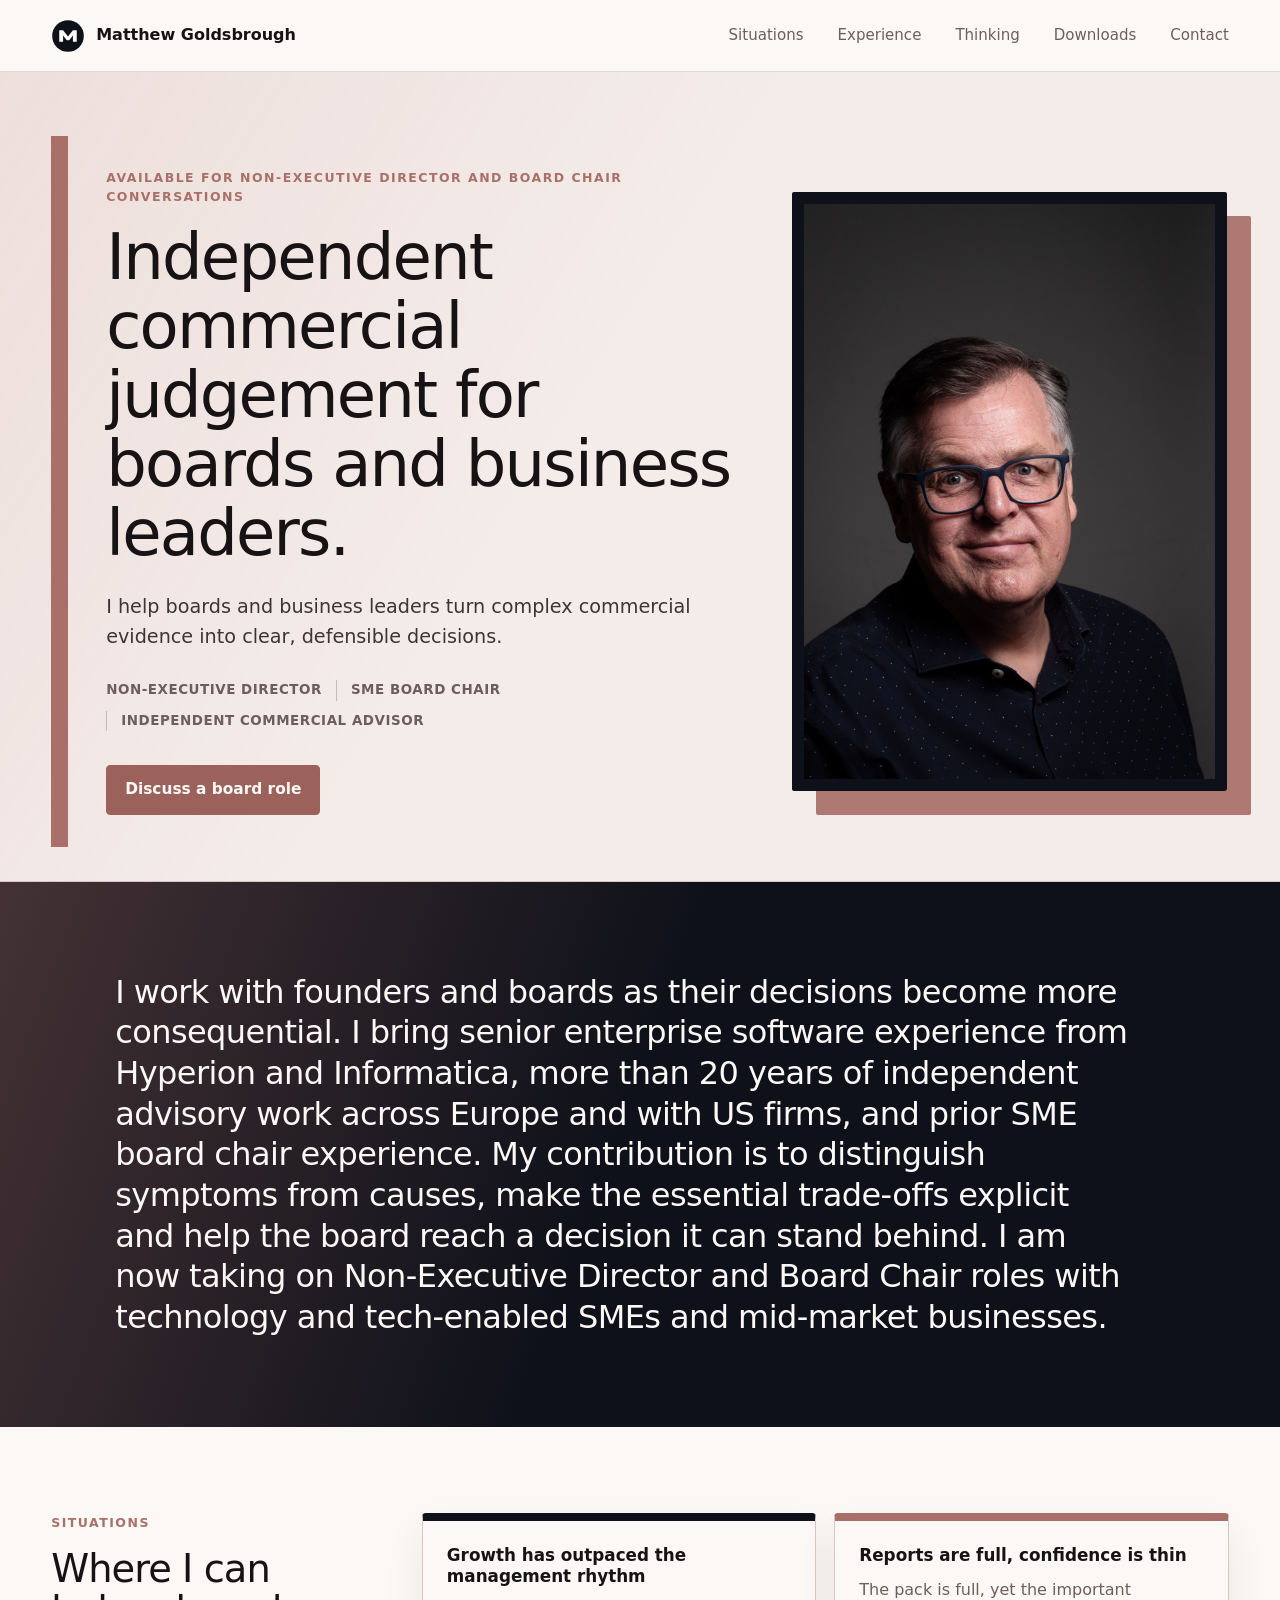
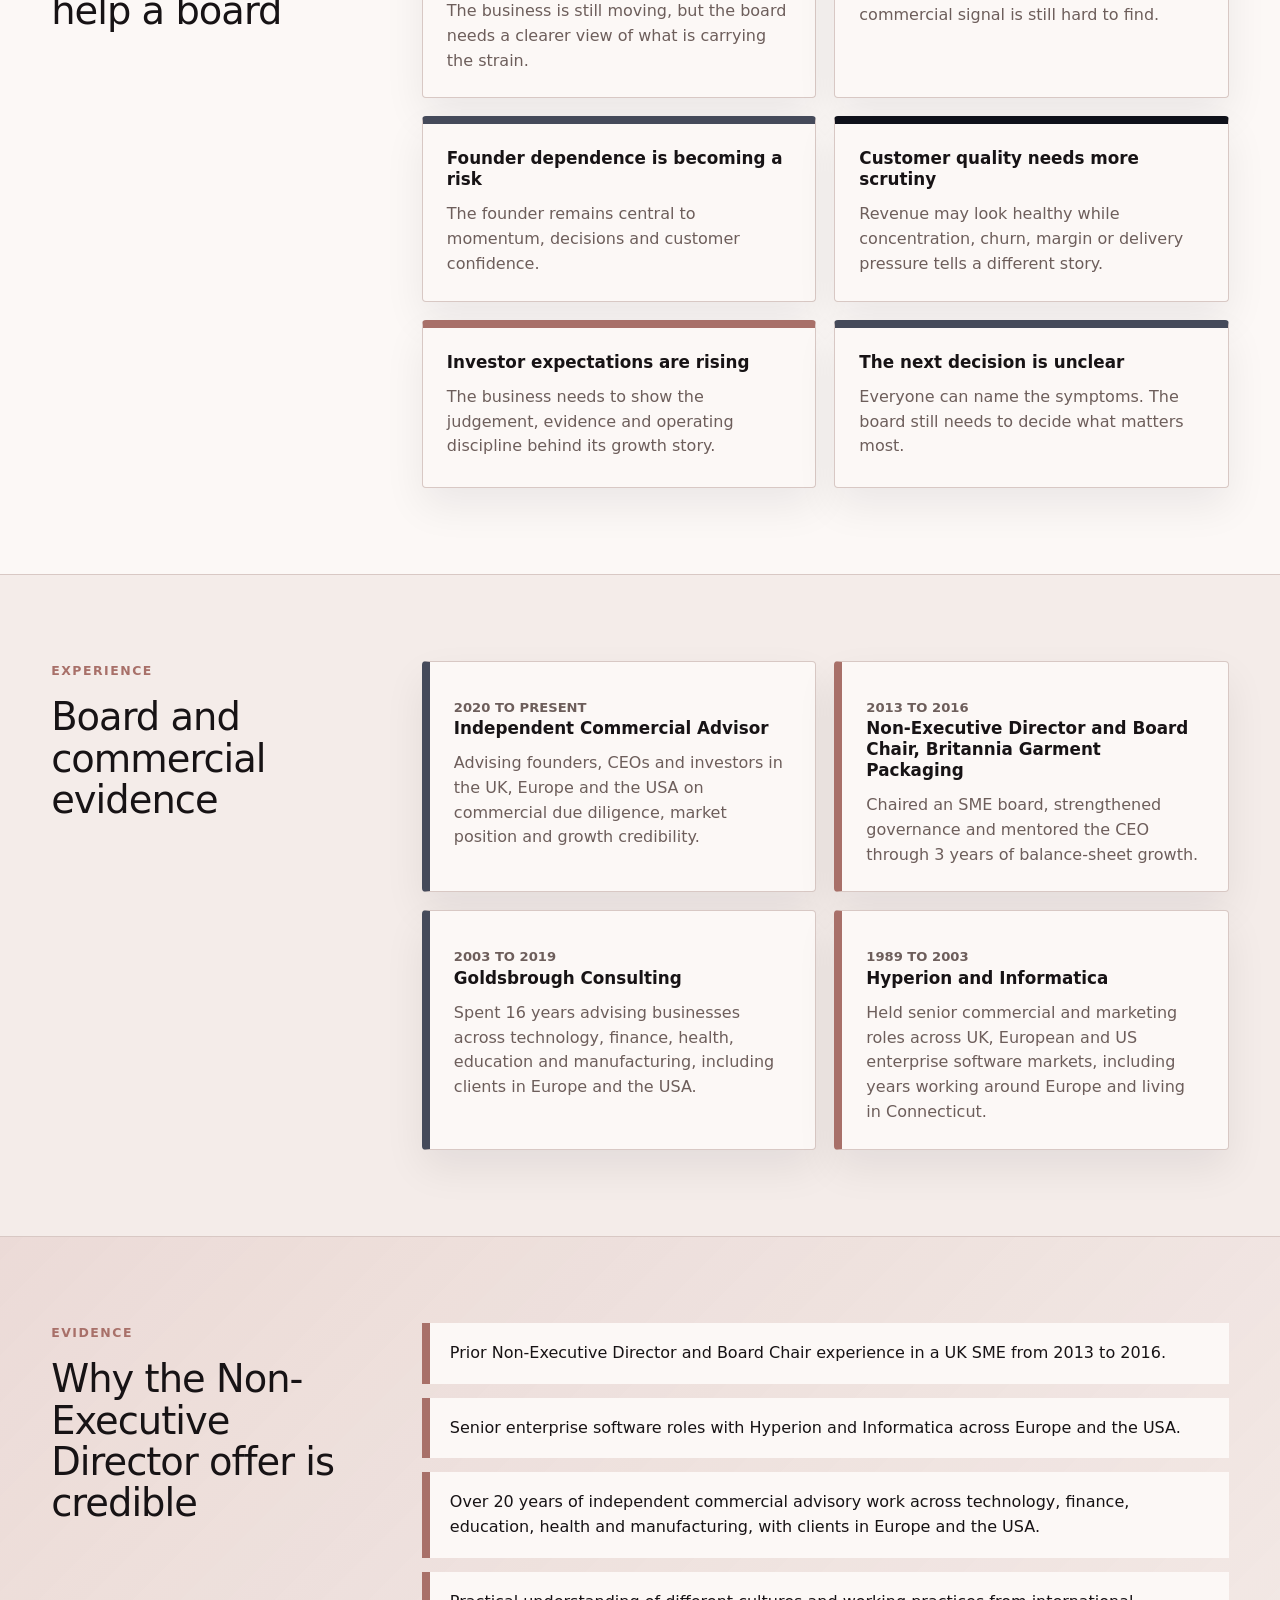
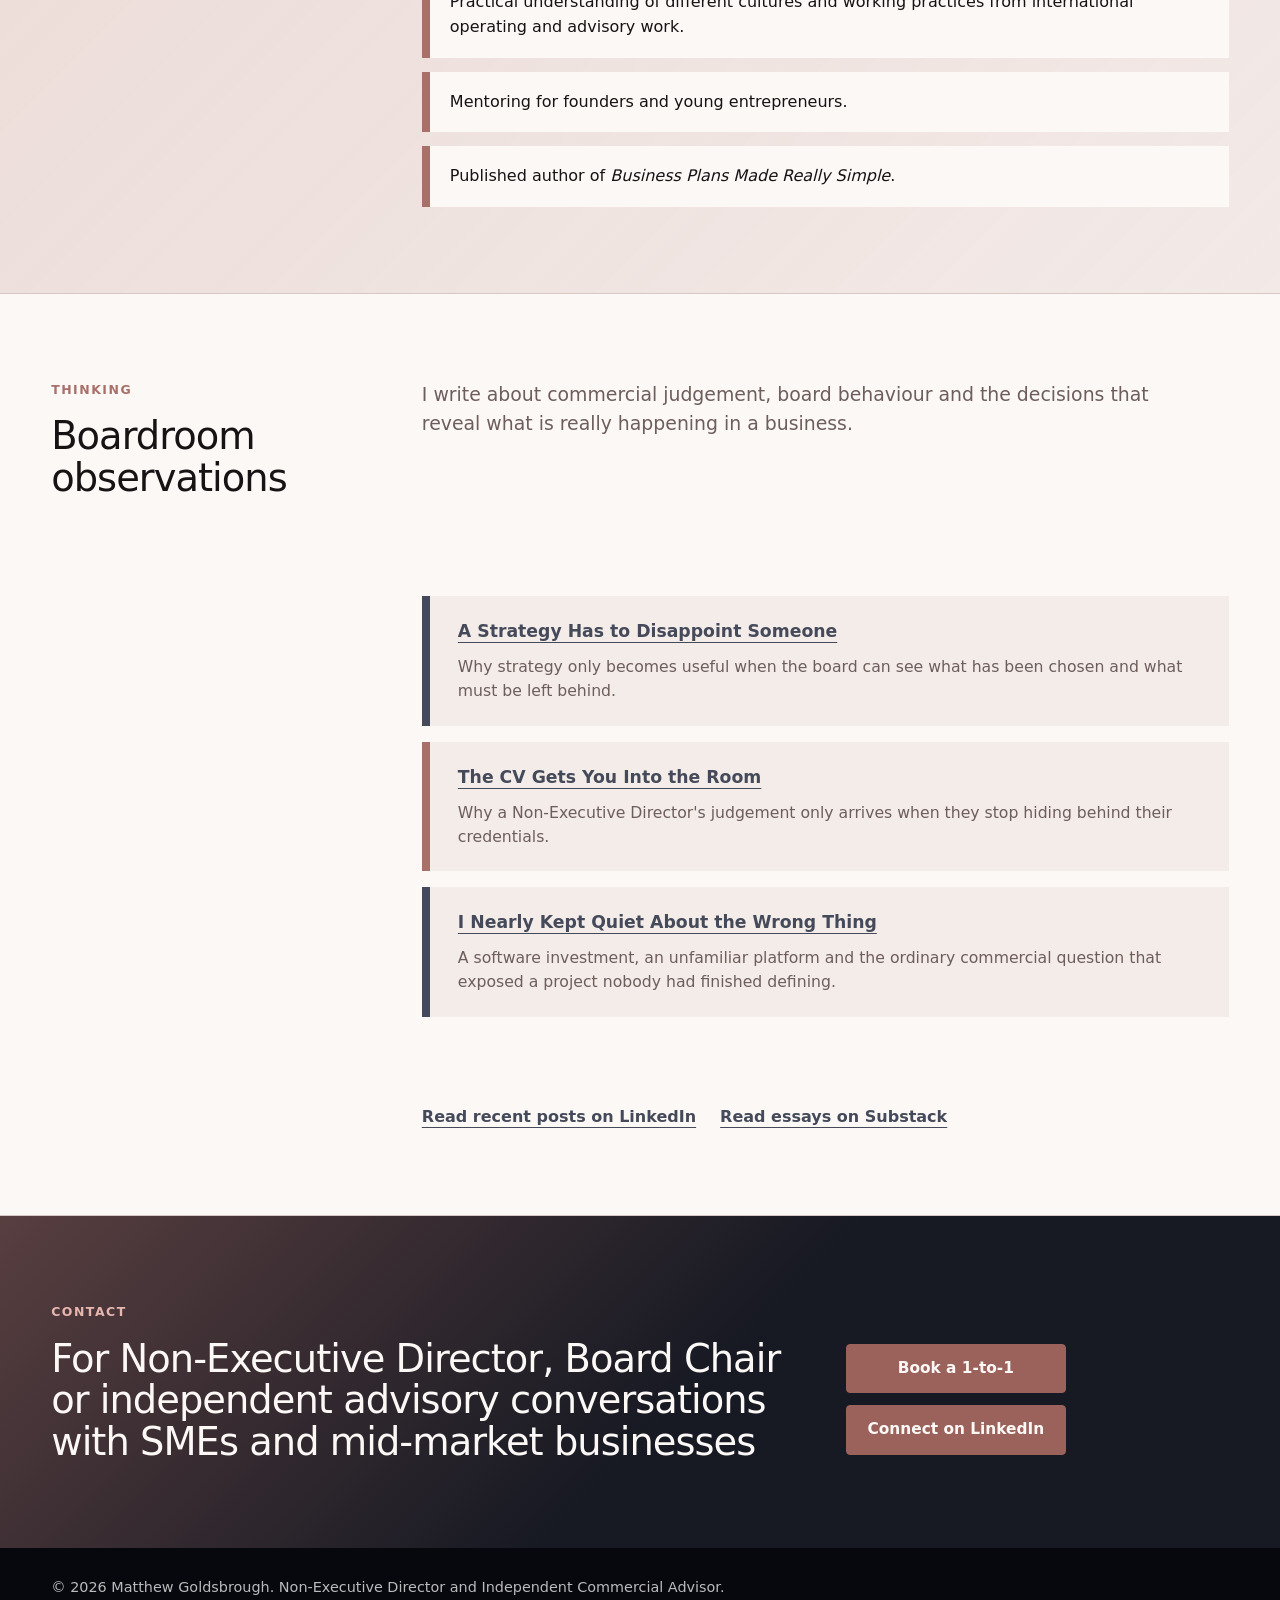
<file: index.html>
<!doctype html>
<html lang="en-GB">
  <head>
    <meta charset="utf-8">
    <meta name="viewport" content="width=device-width, initial-scale=1">
    <title>Matthew Goldsbrough | Non-Executive Director and Independent Commercial Advisor</title>
    <meta
      name="description"
      content="Independent commercial judgement for technology and tech-enabled businesses as decisions become more consequential."
    >
    <meta name="author" content="Matthew Goldsbrough">
    <meta property="og:title" content="Matthew Goldsbrough | Non-Executive Director and Independent Commercial Advisor">
    <meta
      property="og:description"
      content="Independent commercial judgement for technology and tech-enabled businesses as decisions become more consequential."
    >
    <meta property="og:type" content="website">
    <meta property="og:url" content="https://matthewgoldsbrough.com/">
    <meta property="og:image" content="https://matthewgoldsbrough.com/assets/matthew-goldsbrough-profile-social-card-2026.png">
    <meta property="og:image:secure_url" content="https://matthewgoldsbrough.com/assets/matthew-goldsbrough-profile-social-card-2026.png">
    <meta property="og:image:type" content="image/png">
    <meta property="og:image:width" content="1200">
    <meta property="og:image:height" content="630">
    <meta property="og:image:alt" content="Matthew Goldsbrough, Non-Executive Director and Independent Commercial Advisor, with current colour portrait.">
    <meta name="twitter:card" content="summary_large_image">
    <meta name="twitter:title" content="Matthew Goldsbrough | Non-Executive Director and Independent Commercial Advisor">
    <meta
      name="twitter:description"
      content="Independent commercial judgement for technology and tech-enabled businesses as decisions become more consequential."
    >
    <meta name="twitter:image" content="https://matthewgoldsbrough.com/assets/matthew-goldsbrough-profile-social-card-2026.png">
    <meta name="twitter:image:alt" content="Matthew Goldsbrough, Non-Executive Director and Independent Commercial Advisor, with current colour portrait.">
    <link rel="canonical" href="https://matthewgoldsbrough.com/">
    <link rel="image_src" href="https://matthewgoldsbrough.com/assets/matthew-goldsbrough-headshot-web.jpg">
    <link rel="icon" href="favicon.svg" type="image/svg+xml">
    <link rel="icon" href="assets/favicon-32.png" sizes="32x32" type="image/png">
    <link rel="apple-touch-icon" href="assets/apple-touch-icon.png">
    <link rel="stylesheet" href="styles.css?v=20261028-heading-leading">
    <script type="application/ld+json">
      {
        "@context": "https://schema.org",
        "@type": "Person",
        "name": "Matthew Goldsbrough",
        "alternateName": "Matthew Simon Goldsbrough",
        "url": "https://matthewgoldsbrough.com/",
        "image": {
          "@type": "ImageObject",
          "url": "https://matthewgoldsbrough.com/assets/matthew-goldsbrough-headshot-web.jpg",
          "contentUrl": "https://matthewgoldsbrough.com/assets/matthew-goldsbrough-headshot-web.jpg",
          "width": 1143,
          "height": 1600,
          "caption": "Matthew Goldsbrough, Non-Executive Director and Independent Commercial Advisor"
        },
        "jobTitle": "Non-Executive Director and Independent Commercial Advisor",
        "description": "Matthew Goldsbrough is a Non-Executive Director and Independent Commercial Advisor helping technology and tech-enabled businesses make clear, defensible decisions as the stakes rise.",
        "knowsAbout": [
          "Technology businesses",
          "Tech-enabled SMEs",
          "Board governance",
          "Commercial due diligence",
          "Go-to-market strategy",
          "Enterprise software",
          "European markets",
          "US markets",
          "International working practices"
        ],
        "sameAs": [
          "https://find-and-update.company-information.service.gov.uk/officers/iYohY9yu3Pv7HO6uVzHDauKW1Lo/appointments",
          "https://www.linkedin.com/in/goldsbrough/",
          "https://gravatar.com/goldsbrough",
          "https://goldsbrough.substack.com/"
        ]
      }
    </script>
  </head>
  <body>
    <header class="site-header" aria-label="Site header">
      <a class="wordmark" href="#top" aria-label="Matthew Goldsbrough home">
        <img src="favicon.svg" alt="" width="34" height="34">
        <span>Matthew Goldsbrough</span>
      </a>
      <nav class="nav" aria-label="Primary navigation">
        <a href="#situations">Situations</a>
        <a href="#experience">Experience</a>
        <a href="#thinking">Thinking</a>
        <a href="downloads/">Downloads</a>
        <a href="#contact">Contact</a>
      </nav>
    </header>

    <main id="top">
      <section class="hero" aria-labelledby="hero-title">
        <div class="hero-copy">
          <p class="eyebrow">Available for Non-Executive Director and Board Chair conversations</p>
          <h1 id="hero-title">Independent commercial judgement for boards and business leaders.</h1>
          <p class="lede">
            I help boards and business leaders turn complex commercial evidence into clear,
            defensible decisions.
          </p>
          <div class="role-strip" aria-label="Role focus">
            <span>Non-Executive Director</span>
            <span>SME Board Chair</span>
            <span>Independent Commercial Advisor</span>
          </div>
          <div class="hero-actions" aria-label="Contact links">
            <a class="button primary" href="meet/" data-tooltip="Open Matthew's booking page">Discuss a board role</a>
          </div>
        </div>
        <figure class="portrait">
          <img
            src="assets/matthew-goldsbrough-headshot-web.jpg"
            alt="Matthew Goldsbrough"
            width="1143"
            height="1600"
          >
        </figure>
      </section>

      <section class="intro" aria-label="Profile summary">
        <p>
          I work with founders and boards as their decisions become more consequential.
          I bring senior enterprise software experience from Hyperion
          and Informatica, more than 20 years of independent advisory work across Europe and with
          US firms, and prior SME board chair experience. My contribution is to distinguish
          symptoms from causes, make the essential trade-offs explicit and help the board reach a
          decision it can stand behind. I am now taking on Non-Executive Director and Board Chair
          roles with technology and tech-enabled SMEs and mid-market businesses.
        </p>
      </section>

      <section class="section" id="situations" aria-labelledby="situations-title">
        <div class="section-heading">
          <p class="eyebrow">Situations</p>
          <h2 id="situations-title">Where I can help a board</h2>
        </div>
        <div class="focus-grid">
          <article>
            <h3>Growth has outpaced the management rhythm</h3>
            <p>The business is still moving, but the board needs a clearer view of what is carrying the strain.</p>
          </article>
          <article>
            <h3>Reports are full, confidence is thin</h3>
            <p>The pack is full, yet the important commercial signal is still hard to find.</p>
          </article>
          <article>
            <h3>Founder dependence is becoming a risk</h3>
            <p>The founder remains central to momentum, decisions and customer confidence.</p>
          </article>
          <article>
            <h3>Customer quality needs more scrutiny</h3>
            <p>Revenue may look healthy while concentration, churn, margin or delivery pressure tells a different story.</p>
          </article>
          <article>
            <h3>Investor expectations are rising</h3>
            <p>The business needs to show the judgement, evidence and operating discipline behind its growth story.</p>
          </article>
          <article>
            <h3>The next decision is unclear</h3>
            <p>Everyone can name the symptoms. The board still needs to decide what matters most.</p>
          </article>
        </div>
      </section>

      <section class="section split" id="experience" aria-labelledby="experience-title">
        <div class="section-heading">
          <p class="eyebrow">Experience</p>
          <h2 id="experience-title">Board and commercial evidence</h2>
        </div>
        <div class="timeline" aria-label="Career highlights">
          <article class="timeline-item">
            <p class="date">2020 to present</p>
            <h3>Independent Commercial Advisor</h3>
            <p>Advising founders, CEOs and investors in the UK, Europe and the USA on commercial due diligence, market position and growth credibility.</p>
          </article>
          <article class="timeline-item">
            <p class="date">2013 to 2016</p>
            <h3>Non-Executive Director and Board Chair, Britannia Garment Packaging</h3>
            <p>Chaired an SME board, strengthened governance and mentored the CEO through 3 years of balance-sheet growth.</p>
          </article>
          <article class="timeline-item">
            <p class="date">2003 to 2019</p>
            <h3>Goldsbrough Consulting</h3>
            <p>Spent 16 years advising businesses across technology, finance, health, education and manufacturing, including clients in Europe and the USA.</p>
          </article>
          <article class="timeline-item">
            <p class="date">1989 to 2003</p>
            <h3>Hyperion and Informatica</h3>
            <p>Held senior commercial and marketing roles across UK, European and US enterprise software markets, including years working around Europe and living in Connecticut.</p>
          </article>
        </div>
      </section>

      <section class="section proof" aria-labelledby="proof-title">
        <div class="section-heading">
          <p class="eyebrow">Evidence</p>
          <h2 id="proof-title">Why the Non-Executive Director offer is credible</h2>
        </div>
        <ul class="proof-list">
          <li>Prior Non-Executive Director and Board Chair experience in a UK SME from 2013 to 2016.</li>
          <li>Senior enterprise software roles with Hyperion and Informatica across Europe and the USA.</li>
          <li>Over 20 years of independent commercial advisory work across technology, finance, education, health and manufacturing, with clients in Europe and the USA.</li>
          <li>Practical understanding of different cultures and working practices from international operating and advisory work.</li>
          <li>Mentoring for founders and young entrepreneurs.</li>
          <li>Published author of <cite>Business Plans Made Really Simple</cite>.</li>
        </ul>
      </section>

      <section class="section writing" id="thinking" aria-labelledby="writing-title">
        <div class="section-heading">
          <p class="eyebrow">Thinking</p>
          <h2 id="writing-title">Boardroom observations</h2>
        </div>
        <p>
          I write about commercial judgement, board behaviour and the decisions that reveal what is
          really happening in a business.
        </p>
        <div class="selected-writing" aria-label="Selected writing">
          <article>
            <a href="https://goldsbrough.substack.com/p/a-strategy-has-to-disappoint-someone" data-tooltip="Read this essay on Substack">A Strategy Has to Disappoint Someone</a>
            <p>Why strategy only becomes useful when the board can see what has been chosen and what must be left behind.</p>
          </article>
          <article>
            <a href="https://www.linkedin.com/feed/update/urn:li:activity:7467847554664280065/" data-tooltip="Read this post on LinkedIn">The CV Gets You Into the Room</a>
            <p>Why a Non-Executive Director's judgement only arrives when they stop hiding behind their credentials.</p>
          </article>
          <article>
            <a href="https://goldsbrough.substack.com/p/i-nearly-kept-quiet-about-the-wrong" data-tooltip="Read this essay on Substack">I Nearly Kept Quiet About the Wrong Thing</a>
            <p>A software investment, an unfamiliar platform and the ordinary commercial question that exposed a project nobody had finished defining.</p>
          </article>
        </div>
        <div class="writing-links" aria-label="Writing links">
          <a class="text-link" href="https://www.linkedin.com/in/goldsbrough/recent-activity/all/" data-tooltip="Open Matthew's recent LinkedIn activity">Read recent posts on LinkedIn</a>
          <a class="text-link" href="https://goldsbrough.substack.com/" data-tooltip="Open Matthew's Substack">Read essays on Substack</a>
        </div>
      </section>

      <section class="contact" id="contact" aria-labelledby="contact-title">
        <div>
          <p class="eyebrow">Contact</p>
          <h2 id="contact-title">For Non-Executive Director, Board Chair or independent advisory conversations with SMEs and mid-market businesses</h2>
        </div>
        <div class="contact-actions">
          <a class="button primary" href="meet/" data-tooltip="Open Matthew's booking page">Book a 1-to-1</a>
          <a class="button primary" href="https://www.linkedin.com/in/goldsbrough/" data-tooltip="Open Matthew's LinkedIn profile">Connect on LinkedIn</a>
        </div>
      </section>
    </main>

    <footer class="footer">
      <p>&copy; 2026 Matthew Goldsbrough. Non-Executive Director and Independent Commercial Advisor.</p>
    </footer>
  </body>
</html>
</file>
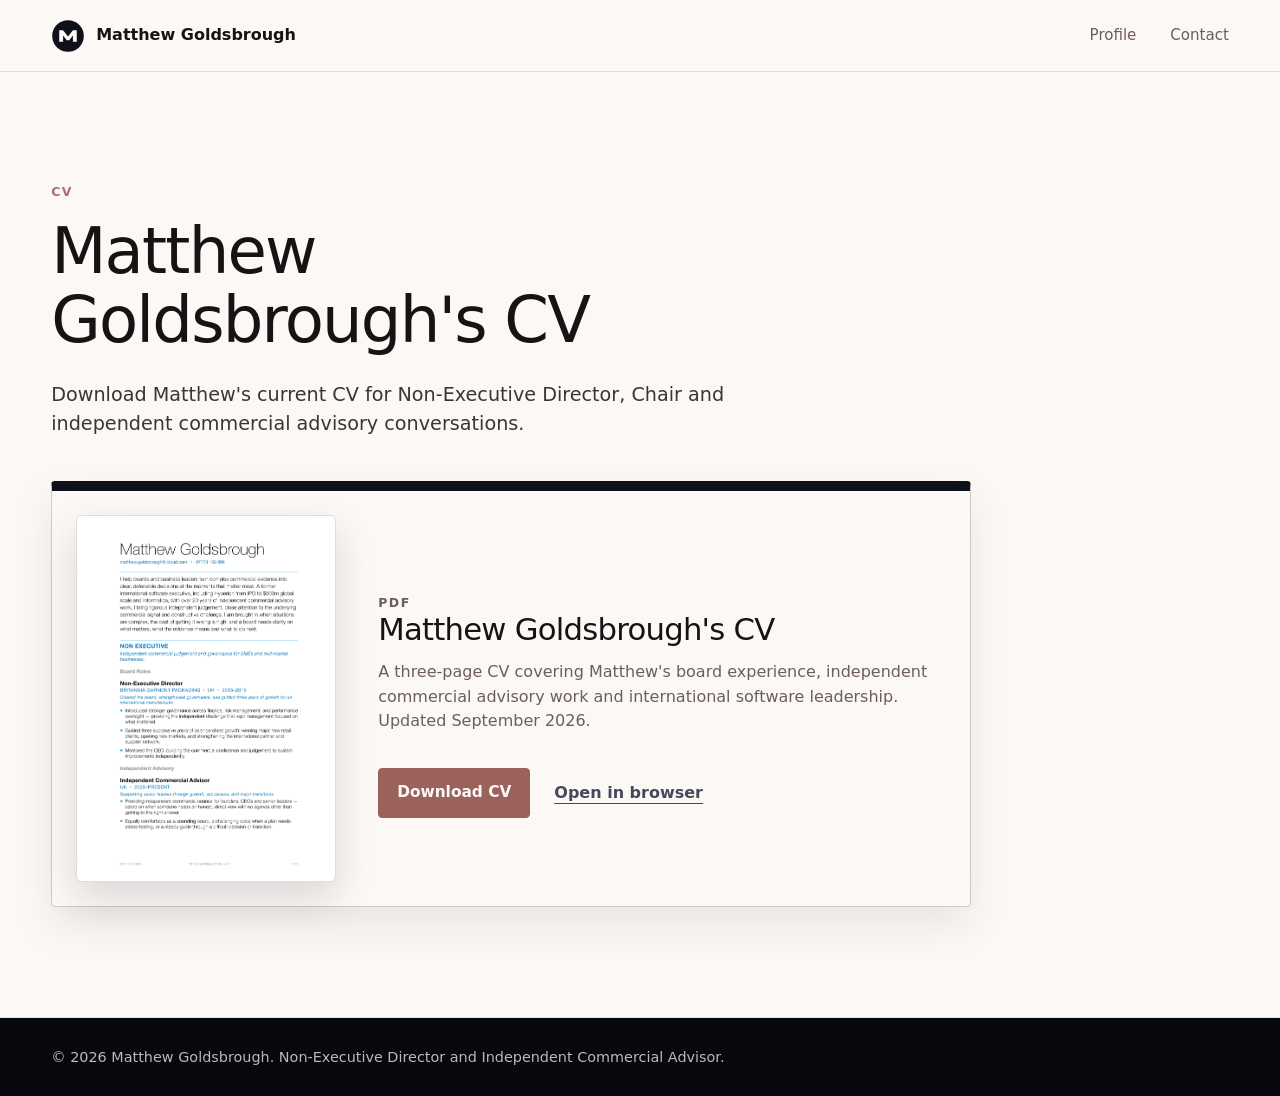
<file: cv/index.html>
<!doctype html>
<html lang="en-GB">
  <head>
    <meta charset="utf-8">
    <meta name="viewport" content="width=device-width, initial-scale=1">
    <meta name="robots" content="noindex, nofollow">
    <title>Matthew Goldsbrough's CV</title>
    <meta
      name="description"
      content="Download Matthew Goldsbrough's CV."
    >
    <meta name="author" content="Matthew Goldsbrough">
    <meta property="og:title" content="Matthew Goldsbrough's CV">
    <meta
      property="og:description"
      content="Download Matthew Goldsbrough's CV."
    >
    <meta property="og:type" content="website">
    <meta property="og:url" content="https://matthewgoldsbrough.com/cv/">
    <meta property="og:image" content="https://matthewgoldsbrough.com/assets/matthew-goldsbrough-profile-social-card-2026.png">
    <meta property="og:image:secure_url" content="https://matthewgoldsbrough.com/assets/matthew-goldsbrough-profile-social-card-2026.png">
    <meta property="og:image:type" content="image/png">
    <meta property="og:image:width" content="1200">
    <meta property="og:image:height" content="630">
    <meta property="og:image:alt" content="Matthew Goldsbrough, Non-Executive Director and Independent Commercial Advisor, with current colour portrait.">
    <meta name="twitter:card" content="summary_large_image">
    <meta name="twitter:title" content="Matthew Goldsbrough's CV">
    <meta
      name="twitter:description"
      content="Download Matthew Goldsbrough's CV."
    >
    <meta name="twitter:image" content="https://matthewgoldsbrough.com/assets/matthew-goldsbrough-profile-social-card-2026.png">
    <meta name="twitter:image:alt" content="Matthew Goldsbrough, Non-Executive Director and Independent Commercial Advisor, with current colour portrait.">
    <link rel="canonical" href="https://matthewgoldsbrough.com/cv/">
    <link rel="icon" href="../favicon.svg" type="image/svg+xml">
    <link rel="icon" href="../assets/favicon-32.png" sizes="32x32" type="image/png">
    <link rel="apple-touch-icon" href="../assets/apple-touch-icon.png">
    <link rel="stylesheet" href="../styles.css?v=20261028-heading-leading">
  </head>
  <body class="download-page">
    <header class="site-header" aria-label="Site header">
      <a class="wordmark" href="../" aria-label="Matthew Goldsbrough home">
        <img src="../favicon.svg" alt="" width="34" height="34">
        <span>Matthew Goldsbrough</span>
      </a>
      <nav class="nav" aria-label="Primary navigation">
        <a href="../">Profile</a>
        <a href="../#contact">Contact</a>
      </nav>
    </header>

    <main>
      <section class="download-hero" aria-labelledby="cv-title">
        <div class="download-copy">
          <p class="eyebrow">CV</p>
          <h1 id="cv-title">Matthew Goldsbrough's CV</h1>
          <p class="lede">
            Download Matthew's current CV for Non-Executive Director, Chair and
            independent commercial advisory conversations.
          </p>
          <div class="download-list" aria-label="Available download">
            <article class="download-card">
              <a
                class="download-cover"
                href="matthew-goldsbrough-cv.pdf"
                aria-label="Open Matthew Goldsbrough's CV PDF"
              >
                <img
                  src="matthew-goldsbrough-cv-cover.png"
                  alt="Cover page for Matthew Goldsbrough's CV"
                  width="636"
                  height="901"
                >
              </a>
              <div class="download-detail">
                <p class="download-type">PDF</p>
                <h2>Matthew Goldsbrough's CV</h2>
                <p>
                  A three-page CV covering Matthew's board experience, independent commercial
                  advisory work and international software leadership. Updated September 2026.
                </p>
                <div class="download-actions">
                  <a
                    class="button primary"
                    href="matthew-goldsbrough-cv.pdf"
                    download
                    data-tooltip="Download the CV"
                  >Download CV</a>
                  <a
                    class="text-link"
                    href="matthew-goldsbrough-cv.pdf"
                    data-tooltip="Open the CV in your browser"
                  >Open in browser</a>
                </div>
              </div>
            </article>
          </div>
        </div>
      </section>
    </main>

    <footer class="footer">
      <p>&copy; 2026 Matthew Goldsbrough. Non-Executive Director and Independent Commercial Advisor.</p>
    </footer>
  </body>
</html>
</file>
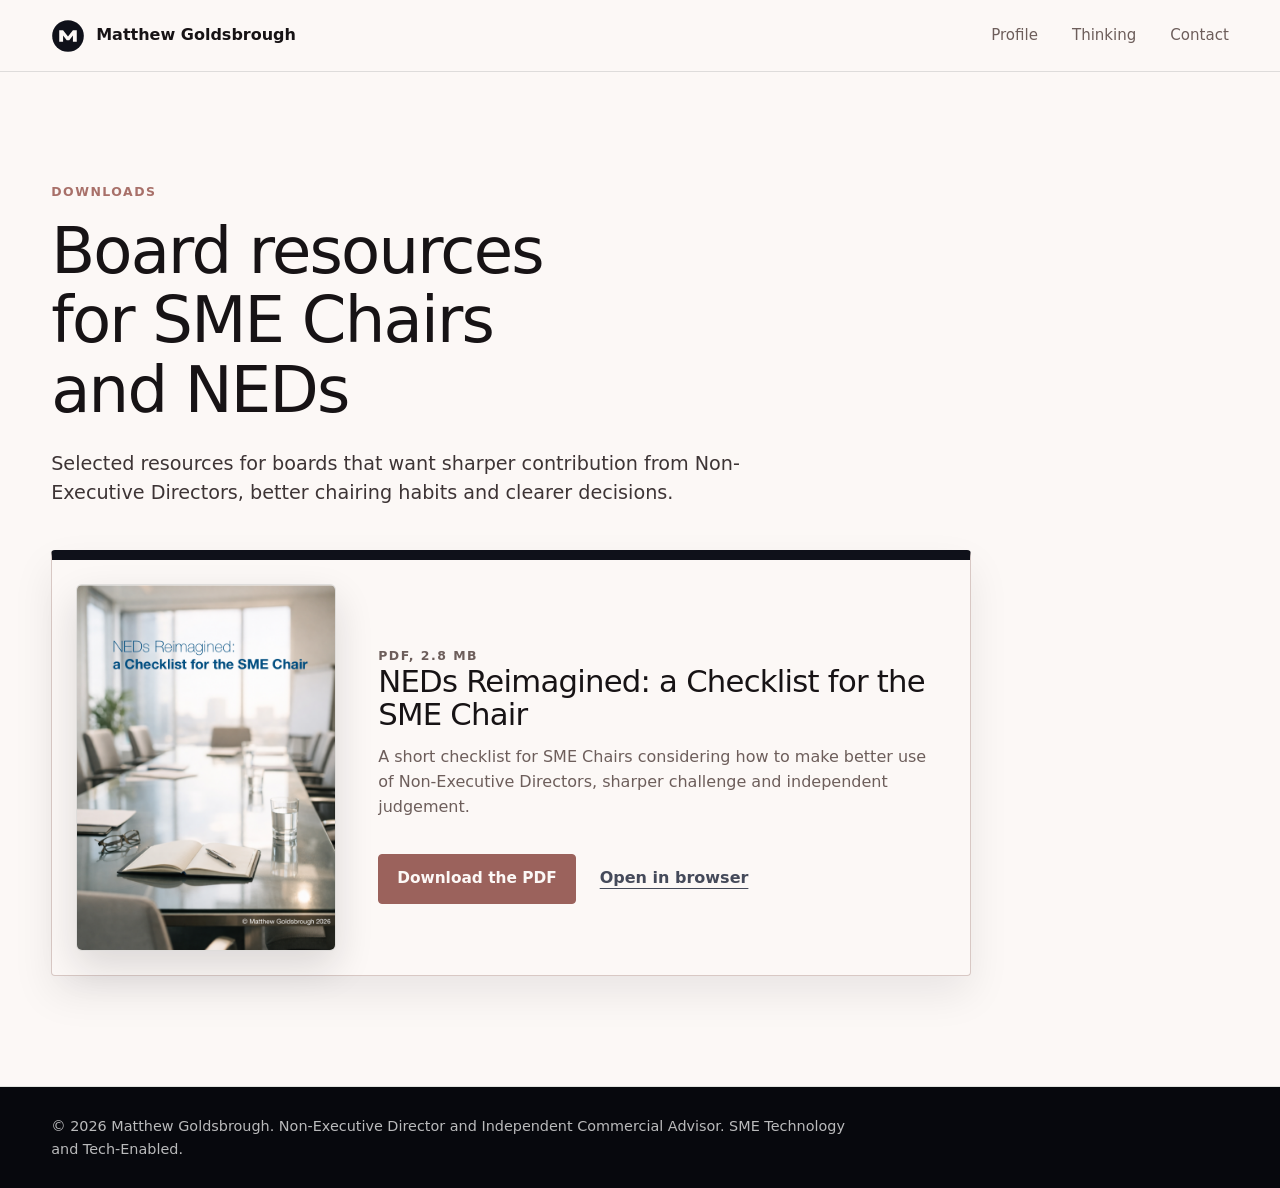
<file: downloads/index.html>
<!doctype html>
<html lang="en-GB">
  <head>
    <meta charset="utf-8">
    <meta name="viewport" content="width=device-width, initial-scale=1">
    <title>Downloads | Matthew Goldsbrough</title>
    <meta
      name="description"
      content="Download selected board and Non-Executive Director resources from Matthew Goldsbrough."
    >
    <meta name="author" content="Matthew Goldsbrough">
    <meta property="og:title" content="Downloads | Matthew Goldsbrough">
    <meta
      property="og:description"
      content="Selected board and Non-Executive Director resources from Matthew Goldsbrough."
    >
    <meta property="og:type" content="website">
    <meta property="og:url" content="https://matthewgoldsbrough.com/downloads/">
    <meta property="og:image" content="https://matthewgoldsbrough.com/downloads/neds-reimagined-checklist-for-sme-chair-cover.png">
    <meta name="twitter:card" content="summary_large_image">
    <link rel="canonical" href="https://matthewgoldsbrough.com/downloads/">
    <link rel="icon" href="../favicon.svg" type="image/svg+xml">
    <link rel="icon" href="../assets/favicon-32.png" sizes="32x32" type="image/png">
    <link rel="apple-touch-icon" href="../assets/apple-touch-icon.png">
    <link rel="stylesheet" href="../styles.css?v=20261028-heading-leading">
  </head>
  <body class="download-page">
    <header class="site-header" aria-label="Site header">
      <a class="wordmark" href="../" aria-label="Matthew Goldsbrough home">
        <img src="../favicon.svg" alt="" width="34" height="34">
        <span>Matthew Goldsbrough</span>
      </a>
      <nav class="nav" aria-label="Primary navigation">
        <a href="../">Profile</a>
        <a href="../#thinking">Thinking</a>
        <a href="../#contact">Contact</a>
      </nav>
    </header>

    <main>
      <section class="download-hero" aria-labelledby="downloads-title">
        <div class="download-copy">
          <p class="eyebrow">Downloads</p>
          <h1 id="downloads-title">Board resources for SME Chairs and NEDs</h1>
          <p class="lede">
            Selected resources for boards that want sharper contribution from
            Non-Executive Directors, better chairing habits and clearer decisions.
          </p>
          <div class="download-list" aria-label="Available downloads">
            <article class="download-card">
              <a
                class="download-cover"
                href="neds-reimagined-checklist-for-sme-chair.pdf"
                aria-label="Open NEDs Reimagined Checklist for SME Chair PDF"
              >
                <img
                  src="neds-reimagined-checklist-for-sme-chair-cover.png"
                  alt="Cover page for NEDs Reimagined: a Checklist for the SME Chair"
                  width="636"
                  height="900"
                >
              </a>
              <div class="download-detail">
                <p class="download-type">PDF, 2.8 MB</p>
                <h2>NEDs Reimagined: a Checklist for the SME Chair</h2>
                <p>
                  A short checklist for SME Chairs considering how to make better
                  use of Non-Executive Directors, sharper challenge and independent
                  judgement.
                </p>
                <div class="download-actions">
                  <a
                    class="button primary"
                    href="neds-reimagined-checklist-for-sme-chair.pdf"
                    download
                    data-tooltip="Download the PDF"
                  >Download the PDF</a>
                  <a
                    class="text-link"
                    href="neds-reimagined-checklist-for-sme-chair.pdf"
                    data-tooltip="Open the PDF in your browser"
                  >Open in browser</a>
                </div>
              </div>
            </article>
          </div>
        </div>
      </section>
    </main>

    <footer class="footer">
      <p>&copy; 2026 Matthew Goldsbrough. Non-Executive Director and Independent Commercial Advisor. SME Technology and Tech-Enabled.</p>
    </footer>
  </body>
</html>
</file>
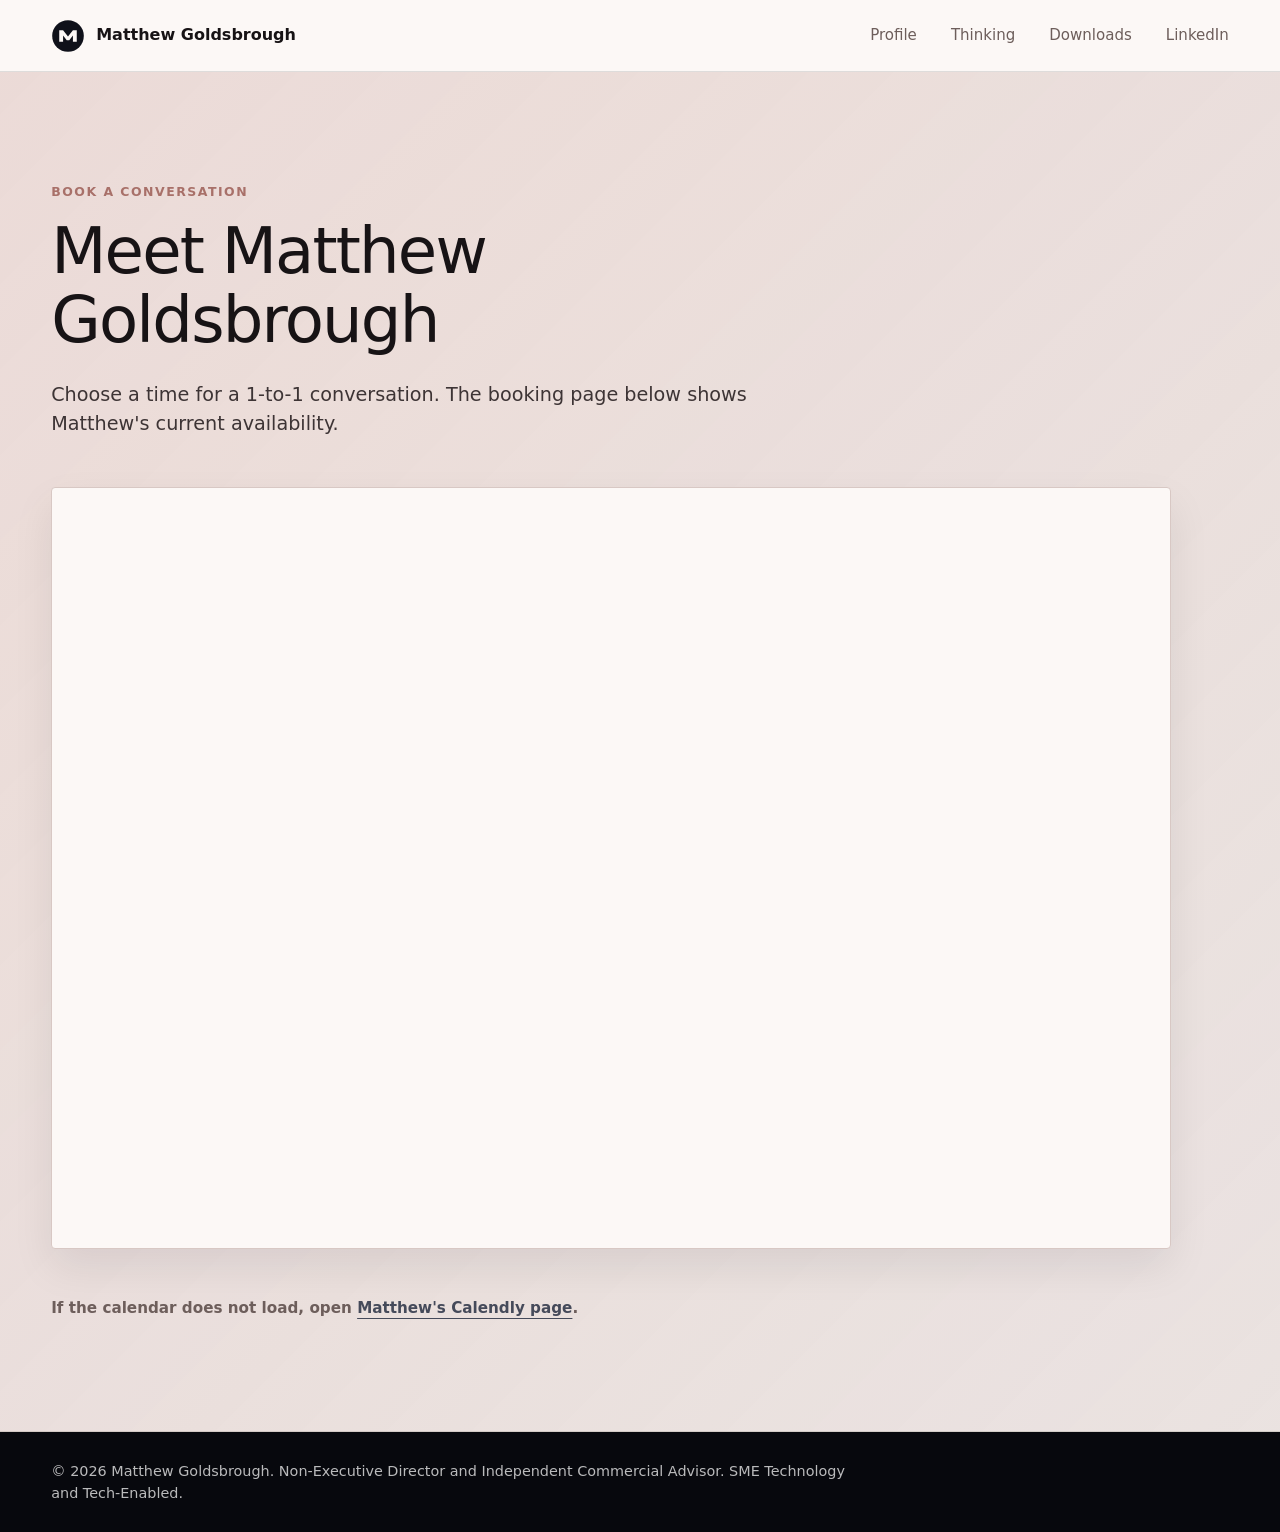
<file: meet/index.html>
<!doctype html>
<html lang="en-GB">
  <head>
    <meta charset="utf-8">
    <meta name="viewport" content="width=device-width, initial-scale=1">
    <meta name="robots" content="noindex">
    <title>Meet Matthew Goldsbrough</title>
    <meta
      name="description"
      content="Book a conversation with Matthew Goldsbrough."
    >
    <meta name="author" content="Matthew Goldsbrough">
    <meta property="og:title" content="Meet Matthew Goldsbrough">
    <meta
      property="og:description"
      content="Book a conversation with Matthew Goldsbrough."
    >
    <meta property="og:type" content="website">
    <meta property="og:url" content="https://matthewgoldsbrough.com/meet/">
    <meta property="og:image" content="https://matthewgoldsbrough.com/assets/matthew-goldsbrough-profile-social-card-2026.png">
    <meta property="og:image:secure_url" content="https://matthewgoldsbrough.com/assets/matthew-goldsbrough-profile-social-card-2026.png">
    <meta property="og:image:type" content="image/png">
    <meta property="og:image:width" content="1200">
    <meta property="og:image:height" content="630">
    <meta property="og:image:alt" content="Matthew Goldsbrough, Non-Executive Director and Independent Commercial Advisor, with current colour portrait.">
    <meta name="twitter:card" content="summary_large_image">
    <meta name="twitter:title" content="Meet Matthew Goldsbrough">
    <meta
      name="twitter:description"
      content="Book a conversation with Matthew Goldsbrough."
    >
    <meta name="twitter:image" content="https://matthewgoldsbrough.com/assets/matthew-goldsbrough-profile-social-card-2026.png">
    <meta name="twitter:image:alt" content="Matthew Goldsbrough, Non-Executive Director and Independent Commercial Advisor, with current colour portrait.">
    <link rel="canonical" href="https://matthewgoldsbrough.com/meet/">
    <link rel="icon" href="../favicon.svg" type="image/svg+xml">
    <link rel="icon" href="../assets/favicon-32.png" sizes="32x32" type="image/png">
    <link rel="apple-touch-icon" href="../assets/apple-touch-icon.png">
    <link rel="stylesheet" href="../styles.css?v=20261028-heading-leading">
  </head>
  <body class="booking-page">
    <header class="site-header" aria-label="Site header">
      <a class="wordmark" href="../" aria-label="Matthew Goldsbrough home">
        <img src="../favicon.svg" alt="" width="34" height="34">
        <span>Matthew Goldsbrough</span>
      </a>
      <nav class="nav" aria-label="Primary navigation">
        <a href="../">Profile</a>
        <a href="../#thinking">Thinking</a>
        <a href="../downloads/">Downloads</a>
        <a href="https://www.linkedin.com/in/goldsbrough/">LinkedIn</a>
      </nav>
    </header>

    <main>
      <section class="booking-hero" aria-labelledby="booking-title">
        <div class="booking-copy">
          <p class="eyebrow">Book a conversation</p>
          <h1 id="booking-title">Meet Matthew Goldsbrough</h1>
          <p class="lede">
            Choose a time for a 1-to-1 conversation. The booking page below shows
            Matthew's current availability.
          </p>
        </div>
        <div class="booking-widget" aria-label="Calendly booking calendar">
          <div
            class="calendly-inline-widget"
            data-url="https://calendly.com/goldsbrough?hide_landing_page_details=1&hide_gdpr_banner=1&primary_color=214f43&text_color=171819"
            style="min-width:320px;height:760px;"
          ></div>
        </div>
        <p class="booking-fallback">
          If the calendar does not load, open
          <a href="https://calendly.com/goldsbrough?hide_landing_page_details=1&hide_gdpr_banner=1">Matthew's Calendly page</a>.
        </p>
      </section>
    </main>

    <footer class="footer">
      <p>&copy; 2026 Matthew Goldsbrough. Non-Executive Director and Independent Commercial Advisor. SME Technology and Tech-Enabled.</p>
    </footer>
    <script type="text/javascript" src="https://assets.calendly.com/assets/external/widget.js" async></script>
  </body>
</html>
</file>
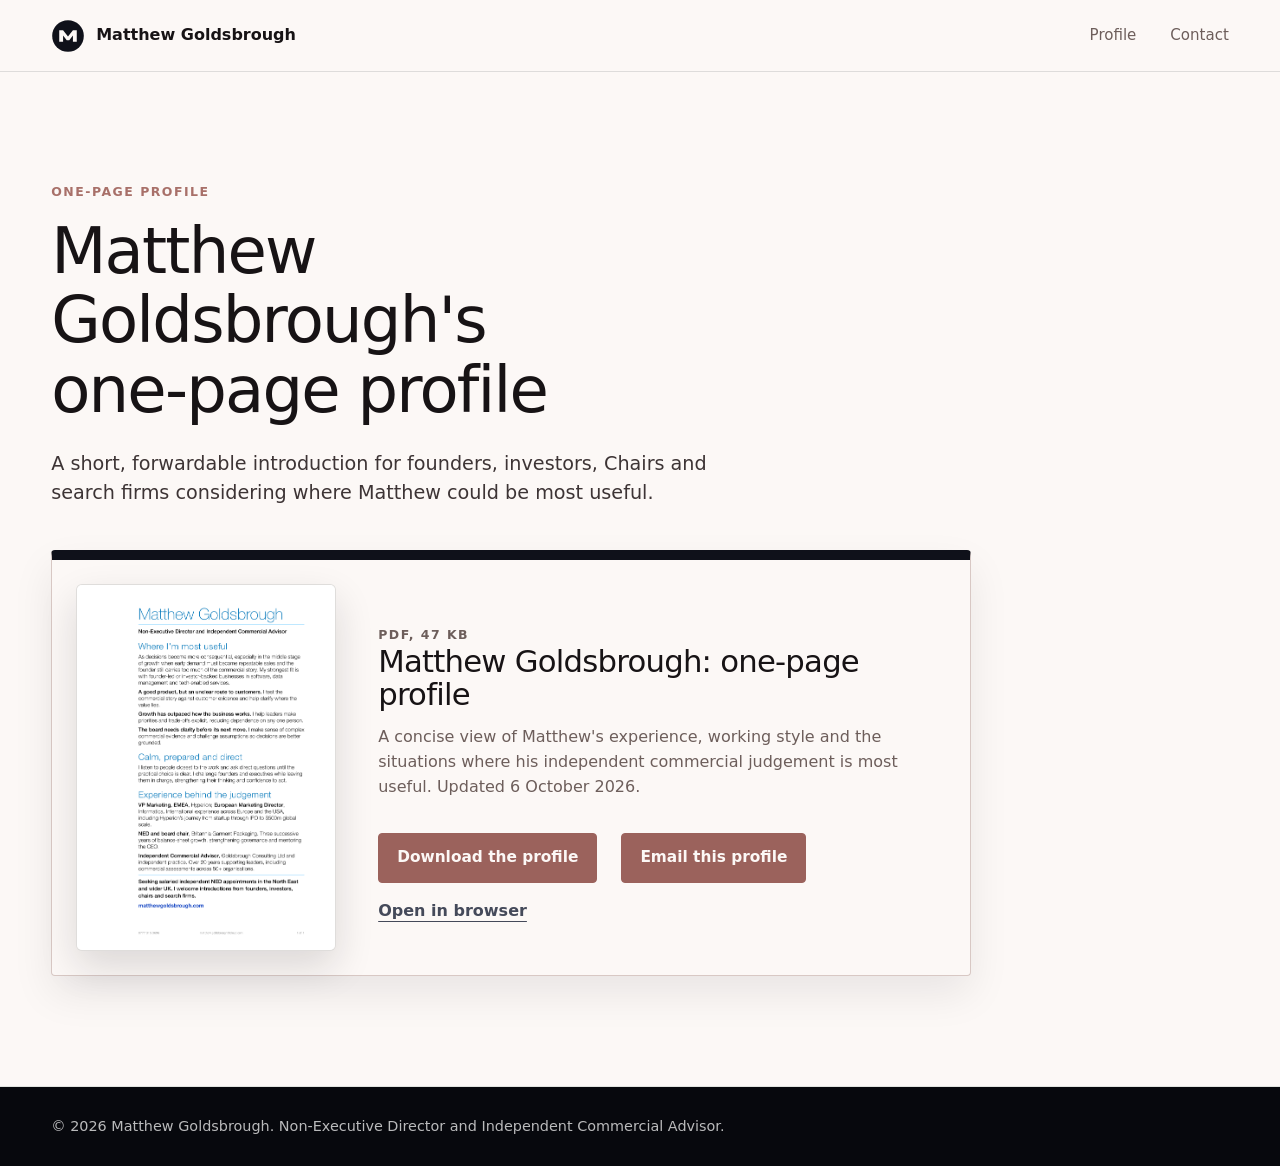
<file: one-pager/index.html>
<!doctype html>
<html lang="en-GB">
  <head>
    <meta charset="utf-8">
    <meta name="viewport" content="width=device-width, initial-scale=1">
    <meta name="robots" content="noindex, nofollow">
    <title>Matthew Goldsbrough's one-page profile</title>
    <meta
      name="description"
      content="Download Matthew Goldsbrough's one-page profile for introductions to founders, investors, Chairs and search firms."
    >
    <meta name="author" content="Matthew Goldsbrough">
    <meta property="og:title" content="Matthew Goldsbrough's one-page profile">
    <meta
      property="og:description"
      content="A short, forwardable introduction to Matthew Goldsbrough's experience and where he is most useful."
    >
    <meta property="og:type" content="website">
    <meta property="og:url" content="https://matthewgoldsbrough.com/one-pager/">
    <meta property="og:image" content="https://matthewgoldsbrough.com/one-pager/matthew-goldsbrough-one-page-profile-cover.png?v=20261006">
    <meta property="og:image:width" content="1190">
    <meta property="og:image:height" content="1684">
    <meta property="og:image:alt" content="Cover of Matthew Goldsbrough's one-page profile">
    <meta name="twitter:card" content="summary_large_image">
    <meta name="twitter:title" content="Matthew Goldsbrough's one-page profile">
    <meta
      name="twitter:description"
      content="A short, forwardable introduction to Matthew Goldsbrough's experience and where he is most useful."
    >
    <meta name="twitter:image" content="https://matthewgoldsbrough.com/one-pager/matthew-goldsbrough-one-page-profile-cover.png?v=20261006">
    <link rel="canonical" href="https://matthewgoldsbrough.com/one-pager/">
    <link rel="icon" href="../favicon.svg" type="image/svg+xml">
    <link rel="icon" href="../assets/favicon-32.png" sizes="32x32" type="image/png">
    <link rel="apple-touch-icon" href="../assets/apple-touch-icon.png">
    <link rel="stylesheet" href="../styles.css?v=20261028-heading-leading">
  </head>
  <body class="download-page">
    <header class="site-header" aria-label="Site header">
      <a class="wordmark" href="../" aria-label="Matthew Goldsbrough home">
        <img src="../favicon.svg" alt="" width="34" height="34">
        <span>Matthew Goldsbrough</span>
      </a>
      <nav class="nav" aria-label="Primary navigation">
        <a href="../">Profile</a>
        <a href="../#contact">Contact</a>
      </nav>
    </header>

    <main>
      <section class="download-hero" aria-labelledby="one-pager-title">
        <div class="download-copy">
          <p class="eyebrow">One-page profile</p>
          <h1 id="one-pager-title">Matthew Goldsbrough's one-page profile</h1>
          <p class="lede">
            A short, forwardable introduction for founders, investors, Chairs and
            search firms considering where Matthew could be most useful.
          </p>
          <div class="download-list" aria-label="Available download">
            <article class="download-card">
              <a
                class="download-cover"
                href="matthew-goldsbrough-one-page-profile.pdf"
                aria-label="Open Matthew Goldsbrough's one-page profile PDF"
              >
                <img
                  src="matthew-goldsbrough-one-page-profile-cover.png?v=20261006"
                  alt="Cover page for Matthew Goldsbrough's one-page profile"
                  width="1190"
                  height="1684"
                >
              </a>
              <div class="download-detail">
                <p class="download-type">PDF, 47 KB</p>
                <h2>Matthew Goldsbrough: one-page profile</h2>
                <p>
                  A concise view of Matthew's experience,
                  working style and the situations where his independent commercial
                  judgement is most useful. Updated 6 October 2026.
                </p>
                <div class="download-actions">
                  <a
                    class="button primary"
                    href="matthew-goldsbrough-one-page-profile.pdf"
                    download
                    data-tooltip="Download the one-page profile"
                  >Download the profile</a>
                  <a
                    class="button primary"
                    href="mailto:?subject=Matthew%20Goldsbrough%27s%20one-page%20profile&amp;body=Here%27s%20Matthew%20Goldsbrough%27s%20one-page%20profile%3A%0A%0Ahttps%3A%2F%2Fmatthewgoldsbrough.com%2Fone-pager%2F"
                    aria-label="Email a link to Matthew Goldsbrough's one-page profile"
                    data-tooltip="Email a link to the one-page profile"
                  >Email this profile</a>
                  <a
                    class="text-link"
                    href="matthew-goldsbrough-one-page-profile.pdf"
                    data-tooltip="Open the one-page profile in your browser"
                  >Open in browser</a>
                </div>
              </div>
            </article>
          </div>
        </div>
      </section>
    </main>

    <footer class="footer">
      <p>&copy; 2026 Matthew Goldsbrough. Non-Executive Director and Independent Commercial Advisor.</p>
    </footer>
  </body>
</html>
</file>
<file: styles.css>
:root {
  --ink: #171315;
  --muted: #6d5e5b;
  --line: #d8c8c4;
  --paper: #f4ece9;
  --panel: #fcf8f6;
  --terracotta: #a87069;
  --terracotta-action: #9b625c;
  --terracotta-dark: #754a45;
  --clay: #a87069;
  --gold: #c58e86;
  --blue-slate: #454a5a;
  --midnight: #0f111a;
  --deep-navy: #07080d;
  --white: #fcf8f6;
  --font-sans:
    "Avenir Next", Avenir, "Helvetica Neue", Inter, ui-sans-serif, system-ui,
    sans-serif;
  --header-height: 72px;
  color-scheme: light;
  font-family: var(--font-sans);
}

* {
  box-sizing: border-box;
}

html {
  overflow-x: hidden;
  scroll-padding-top: calc(var(--header-height) + 20px);
  scroll-behavior: smooth;
}

body {
  margin: 0;
  padding-top: var(--header-height);
  background: var(--panel);
  color: var(--ink);
  font-size: 16px;
  line-height: 1.55;
  overflow-x: hidden;
}

img {
  display: block;
  max-width: 100%;
}

a {
  color: inherit;
}

a[data-tooltip] {
  position: relative;
}

a[data-tooltip]::after {
  position: absolute;
  bottom: calc(100% + 10px);
  left: 50%;
  z-index: 20;
  max-width: min(260px, 82vw);
  padding: 7px 10px;
  border-radius: 5px;
  background: var(--ink);
  color: var(--white);
  content: attr(data-tooltip);
  font-family: var(--font-sans);
  font-size: 0.78rem;
  font-weight: 700;
  line-height: 1.25;
  opacity: 0;
  pointer-events: none;
  text-align: center;
  text-transform: none;
  transform: translate(-50%, 4px);
  transition:
    opacity 140ms ease,
    transform 140ms ease;
  white-space: normal;
  width: max-content;
}

a[data-tooltip]::before {
  position: absolute;
  bottom: calc(100% + 4px);
  left: 50%;
  z-index: 21;
  border: 6px solid transparent;
  border-top-color: var(--ink);
  content: "";
  opacity: 0;
  pointer-events: none;
  transform: translate(-50%, 4px);
  transition:
    opacity 140ms ease,
    transform 140ms ease;
}

a[data-tooltip]:hover::after,
a[data-tooltip]:focus-visible::after,
a[data-tooltip]:hover::before,
a[data-tooltip]:focus-visible::before {
  opacity: 1;
  transform: translate(-50%, 0);
}

.site-header {
  position: fixed;
  top: 0;
  right: 0;
  left: 0;
  z-index: 1000;
  display: flex;
  align-items: center;
  justify-content: space-between;
  gap: 24px;
  min-height: 72px;
  padding: 18px clamp(18px, 4vw, 56px);
  border-bottom: 1px solid rgba(15, 17, 26, 0.12);
  background: rgba(252, 248, 246, 0.94);
  backdrop-filter: blur(18px);
}

.wordmark {
  display: inline-flex;
  align-items: center;
  gap: 11px;
  font-weight: 650;
  text-decoration: none;
}

.wordmark img {
  width: 34px;
  height: 34px;
}

.nav {
  display: flex;
  flex-wrap: wrap;
  gap: clamp(16px, 3vw, 34px);
  color: var(--muted);
  font-size: 0.94rem;
}

.nav a {
  flex: 0 0 auto;
  text-decoration: none;
}

.nav a:hover {
  color: var(--ink);
}

.hero {
  display: grid;
  grid-template-columns: minmax(0, 0.86fr) minmax(320px, 0.54fr);
  gap: clamp(28px, 3.5vw, 48px);
  align-items: stretch;
  min-height: 690px;
  padding: clamp(34px, 5vw, 64px) clamp(18px, 4vw, 56px) 34px;
  border-bottom: 1px solid var(--line);
  background:
    linear-gradient(122deg, rgba(197, 142, 134, 0.14), rgba(244, 236, 233, 0) 44%),
    var(--paper);
}

.hero > *,
.section > *,
.contact > * {
  min-width: 0;
}

.hero-copy {
  display: flex;
  flex-direction: column;
  justify-content: center;
  max-width: 830px;
  padding: 32px 0 32px clamp(22px, 3vw, 38px);
  border-left: clamp(10px, 1.4vw, 20px) solid var(--clay);
}

.eyebrow {
  margin: 0 0 16px;
  color: var(--clay);
  font-size: 0.78rem;
  font-weight: 800;
  letter-spacing: 0.12em;
  text-transform: uppercase;
}

h1,
h2,
h3,
p {
  overflow-wrap: anywhere;
}

h1 {
  max-width: 15.5ch;
  margin: 0;
  font-family: var(--font-sans);
  font-size: clamp(2.6rem, 5vw, 4.8rem);
  font-weight: 500;
  line-height: 1.08;
  letter-spacing: -0.028em;
}

.lede {
  max-width: 700px;
  margin: 24px 0 0;
  color: #3d3435;
  font-size: clamp(1.02rem, 1.5vw, 1.2rem);
}

.role-strip {
  display: flex;
  flex-wrap: wrap;
  gap: 10px 14px;
  margin-top: 28px;
}

.role-strip span {
  display: inline-flex;
  align-items: center;
  min-height: auto;
  padding: 0;
  border: 0;
  background: transparent;
  color: var(--muted);
  font-size: 0.84rem;
  font-weight: 800;
  letter-spacing: 0.04em;
  text-transform: uppercase;
}

.role-strip span + span {
  padding-left: 14px;
  border-left: 1px solid rgba(23, 24, 25, 0.22);
}

.hero-actions,
.contact-actions {
  display: flex;
  flex-wrap: wrap;
  gap: 12px;
  margin-top: 34px;
}

.button {
  display: inline-flex;
  align-items: center;
  justify-content: center;
  min-height: 46px;
  padding: 12px 18px;
  border: 1px solid var(--terracotta-action);
  border-radius: 4px;
  font-size: 0.96rem;
  font-weight: 750;
  text-decoration: none;
  transition:
    background 160ms ease,
    color 160ms ease,
    border-color 160ms ease;
}

.button.primary {
  background: var(--terracotta-action);
  color: var(--white);
}

.button.primary:hover {
  background: var(--terracotta-dark);
  color: var(--white);
}

.contact-actions .button {
  flex: 0 0 220px;
  width: 220px;
  white-space: nowrap;
}

.portrait {
  align-self: center;
  justify-self: start;
  width: 100%;
  max-width: min(34vw, 470px);
  margin: 0;
}

.portrait img {
  width: 100%;
  height: auto;
  margin-inline: auto;
  border: clamp(8px, 1vw, 14px) solid var(--midnight);
  border-radius: 2px;
  box-shadow: 24px 24px 0 rgba(168, 112, 105, 0.92);
}

.intro {
  padding: clamp(44px, 7vw, 90px) clamp(18px, 9vw, 144px);
  background:
    linear-gradient(110deg, rgba(168, 112, 105, 0.34), rgba(15, 17, 26, 0) 48%),
    var(--midnight);
  color: var(--white);
}

.intro p {
  max-width: 1020px;
  margin: 0;
  font-family: var(--font-sans);
  font-size: clamp(1.35rem, 2.5vw, 2.25rem);
  font-weight: 400;
  line-height: 1.27;
  letter-spacing: -0.018em;
}

.section {
  display: grid;
  grid-template-columns: minmax(220px, 0.38fr) minmax(0, 1fr);
  gap: clamp(28px, 5vw, 64px);
  padding: clamp(48px, 7vw, 86px) clamp(18px, 4vw, 56px);
  border-bottom: 1px solid var(--line);
  background: var(--panel);
}

.section-heading {
  max-width: 360px;
}

h2 {
  margin: 0;
  font-family: var(--font-sans);
  font-size: clamp(1.75rem, 3vw, 3rem);
  font-weight: 500;
  line-height: 1.08;
  letter-spacing: -0.025em;
}

h3 {
  margin: 0;
  font-size: 1.05rem;
  font-weight: 650;
  line-height: 1.25;
}

.focus-grid {
  display: grid;
  grid-template-columns: repeat(2, minmax(0, 1fr));
  gap: 18px;
}

.focus-grid article,
.timeline-item {
  min-height: 168px;
  padding: 24px;
  border: 1px solid var(--line);
  border-radius: 4px;
  background: var(--panel);
  box-shadow: 0 18px 42px rgba(15, 17, 26, 0.07);
}

.focus-grid article {
  border-top: 8px solid var(--midnight);
}

.focus-grid article:nth-child(3n + 2) {
  border-top-color: var(--clay);
}

.focus-grid article:nth-child(3n) {
  border-top-color: var(--blue-slate);
}

.split {
  background: var(--paper);
}

.timeline-item {
  border-left: 8px solid var(--blue-slate);
}

.timeline-item:nth-child(even) {
  border-left-color: var(--clay);
}

.focus-grid p,
.timeline-item p,
.writing > p {
  margin: 12px 0 0;
  color: var(--muted);
}

.timeline {
  display: grid;
  grid-template-columns: repeat(2, minmax(0, 1fr));
  gap: 18px;
}

.date {
  margin: 0 0 12px;
  color: var(--clay);
  font-size: 0.82rem;
  font-weight: 800;
  text-transform: uppercase;
}

.proof {
  background:
    linear-gradient(135deg, rgba(197, 142, 134, 0.18), rgba(168, 112, 105, 0.02)),
    var(--paper);
}

.proof-list {
  display: grid;
  gap: 14px;
  margin: 0;
  padding: 0;
  list-style: none;
}

.proof-list li {
  padding: 18px 20px;
  border-left: 8px solid var(--clay);
  background: var(--panel);
}

.writing {
  background: var(--panel);
}

.writing > p,
.writing .selected-writing,
.writing .writing-links {
  grid-column: 2;
}

.writing > p {
  max-width: 760px;
  margin-top: 0;
  font-size: 1.18rem;
}

.selected-writing {
  display: grid;
  gap: 16px;
  margin-top: 34px;
}

.selected-writing article {
  position: relative;
  padding: 22px 24px 22px 28px;
  border-left: 8px solid var(--blue-slate);
  background: var(--paper);
}

.selected-writing article:nth-child(even) {
  border-left-color: var(--clay);
}

.selected-writing a {
  color: var(--blue-slate);
  font-size: 1.08rem;
  font-weight: 800;
  text-decoration-thickness: 1px;
  text-underline-offset: 5px;
}

.selected-writing a:hover {
  color: var(--terracotta-dark);
  text-decoration-thickness: 2px;
}

.selected-writing p {
  max-width: 820px;
  margin: 10px 0 0;
  color: var(--muted);
  font-size: 0.98rem;
}

.writing-links {
  display: flex;
  flex-wrap: wrap;
  gap: 12px 24px;
  margin-top: 24px;
}

.text-link {
  display: inline-block;
  color: var(--blue-slate);
  font-weight: 800;
  text-underline-offset: 5px;
}

.download-page,
.booking-page {
  min-height: 100vh;
}

.download-hero,
.booking-hero {
  display: grid;
  min-height: calc(100vh - var(--header-height) - 81px);
  padding: clamp(54px, 9vw, 110px) clamp(18px, 4vw, 56px);
  border-bottom: 1px solid rgba(36, 75, 61, 0.12);
}

.download-copy,
.booking-copy {
  align-self: center;
  width: min(1120px, 100%);
  min-width: 0;
}

.download-copy h1 {
  max-width: 14ch;
}

.booking-hero {
  gap: clamp(28px, 5vw, 48px);
  background:
    linear-gradient(135deg, rgba(197, 142, 134, 0.18), rgba(69, 74, 90, 0.06)),
    var(--paper);
}

.booking-copy h1 {
  max-width: 12ch;
}

.booking-copy .lede {
  max-width: 760px;
}

.booking-widget {
  overflow: hidden;
  width: min(1120px, 100%);
  min-width: 0;
  border: 1px solid var(--line);
  border-radius: 4px;
  background: var(--panel);
  box-shadow: 0 18px 42px rgba(15, 17, 26, 0.08);
}

.booking-widget .calendly-inline-widget {
  min-width: 0 !important;
  width: 100%;
}

.booking-widget iframe {
  min-width: 0 !important;
  max-width: 100% !important;
}

.booking-fallback {
  width: min(1120px, 100%);
  margin: 0;
  color: var(--muted);
  font-size: 0.95rem;
  font-weight: 700;
}

.booking-fallback a {
  color: var(--blue-slate);
  text-underline-offset: 5px;
}

.download-list {
  display: grid;
  gap: 24px;
  margin-top: 42px;
  width: 100%;
  min-width: 0;
}

.download-card {
  display: grid;
  grid-template-columns: minmax(180px, 260px) minmax(0, 1fr);
  gap: clamp(22px, 4vw, 42px);
  align-items: center;
  width: min(920px, 100%);
  max-width: 920px;
  padding: 24px;
  border: 1px solid var(--line);
  border-top: 10px solid var(--midnight);
  border-radius: 4px;
  background: var(--panel);
  box-shadow: 0 18px 42px rgba(15, 17, 26, 0.08);
}

.download-card:nth-child(even) {
  border-top-color: var(--clay);
}

.download-cover {
  display: block;
  overflow: hidden;
  border: 1px solid rgba(23, 24, 25, 0.12);
  border-radius: 6px;
  background: var(--white);
  box-shadow: 0 16px 38px rgba(23, 24, 25, 0.14);
}

.download-cover img {
  width: 100%;
  height: auto;
}

.download-detail {
  min-width: 0;
}

.download-detail h2 {
  max-width: 620px;
  font-size: clamp(1.45rem, 2.4vw, 2.35rem);
}

.download-detail p {
  max-width: 630px;
  margin: 14px 0 0;
  color: var(--muted);
}

.download-type {
  margin: 0 0 12px;
  color: var(--clay);
  font-size: 0.78rem;
  font-weight: 800;
  letter-spacing: 0.12em;
  text-transform: uppercase;
}

.download-actions {
  display: flex;
  flex-wrap: wrap;
  align-items: center;
  gap: 16px 24px;
  margin-top: 34px;
}

.download-note {
  margin: 18px 0 0;
  color: var(--muted);
  font-size: 0.94rem;
  font-weight: 700;
}

.contact {
  display: flex;
  align-items: center;
  justify-content: space-between;
  gap: 32px;
  padding: clamp(44px, 7vw, 86px) clamp(18px, 4vw, 56px);
  background:
    linear-gradient(135deg, rgba(168, 112, 105, 0.48), rgba(69, 74, 90, 0.14) 54%),
    var(--midnight);
  color: var(--white);
}

.contact .eyebrow {
  color: #e7b7af;
}

.contact h2 {
  max-width: 900px;
}

.footer {
  padding: 28px clamp(18px, 4vw, 56px);
  background: var(--deep-navy);
  color: rgba(255, 255, 255, 0.72);
  font-size: 0.9rem;
}

.footer p {
  max-width: 90ch;
  margin: 0;
}

@media (max-width: 900px) {
  :root {
    --header-height: 128px;
  }

  .site-header {
    align-items: flex-start;
    flex-direction: column;
  }

  .hero,
  .section {
    grid-template-columns: 1fr;
  }

  .writing > p,
  .writing .selected-writing,
  .writing .writing-links {
    grid-column: 1;
  }

  .hero {
    min-height: auto;
    overflow: hidden;
  }

  h1 {
    max-width: 15.5ch;
  }

  .portrait {
    justify-self: center;
    max-width: min(520px, 78vw);
  }

  .portrait img {
    transform: none;
  }

  .focus-grid,
  .timeline,
  .download-card {
    grid-template-columns: 1fr;
  }

  .download-cover {
    max-width: 260px;
  }

  .contact {
    align-items: flex-start;
    flex-direction: column;
  }
}

@media (max-width: 560px) {
  :root {
    --header-height: 156px;
  }

  body {
    font-size: 16px;
  }

  .site-header {
    padding-inline: 20px;
  }

  .nav {
    width: 100%;
    justify-content: flex-start;
    gap: 10px;
    font-size: 0.86rem;
  }

  .hero {
    display: flex;
    flex-direction: column;
    width: 100%;
    max-width: 100vw;
    padding-inline: 20px;
  }

  .download-hero,
  .booking-hero {
    width: 100%;
    max-width: 100vw;
    padding-inline: 20px;
    overflow: hidden;
  }

  .download-copy,
  .booking-copy {
    width: 100%;
    max-width: calc(100vw - 40px);
  }

  .booking-widget,
  .booking-fallback {
    width: 100%;
    max-width: calc(100vw - 40px);
  }

  .booking-widget {
    width: 100vw;
    max-width: 100vw;
    margin-inline: -20px;
    border-right: 0;
    border-left: 0;
    border-radius: 0;
  }

  .booking-copy .lede {
    max-width: min(28ch, 100%);
  }

  h1 {
    max-width: 14ch;
    font-size: clamp(2rem, 9vw, 2.65rem);
  }

  .hero-copy,
  .intro p {
    width: 100%;
    min-width: 0;
    max-width: 100%;
  }

  .lede,
  .role-strip,
  .hero-actions {
    max-width: min(100%, calc(100vw - 40px));
  }

  .eyebrow {
    max-width: 30ch;
    letter-spacing: 0.08em;
  }

  .lede {
    max-width: 30ch;
  }

  .role-strip {
    flex-direction: column;
    gap: 8px;
  }

  .role-strip span + span {
    padding-left: 0;
    border-left: 0;
  }

  .intro {
    padding-inline: 20px;
  }

  .intro p {
    width: 100%;
    max-width: 29ch;
    font-size: clamp(1.18rem, 5.3vw, 1.35rem);
    line-height: 1.24;
  }

  .portrait {
    align-self: center;
    width: min(100%, 440px);
    max-width: calc(100vw - 40px);
  }

  .portrait img {
    max-width: 100%;
  }

  .hero-actions,
  .contact-actions,
  .download-actions {
    align-self: stretch;
    width: 100%;
  }

  .download-card {
    display: block;
    width: 100%;
    max-width: 100%;
    padding: 24px;
  }

  .download-detail,
  .download-detail p,
  .download-actions {
    max-width: 100%;
  }

  .download-detail {
    width: min(100%, 17rem);
    margin-inline: auto;
  }

  .download-cover {
    width: 100%;
    max-width: 260px;
    margin-inline: auto;
  }

  .download-detail h2 {
    max-width: 13.5ch;
    font-size: clamp(1.35rem, 6vw, 1.7rem);
  }

  .download-detail p {
    max-width: 27ch;
  }

  .button {
    width: 100%;
  }

  .contact-actions .button {
    flex: 1 1 100%;
    width: 100%;
  }

  .focus-grid article,
  .timeline-item {
    min-height: auto;
  }

  .footer p {
    max-width: 31ch;
  }
}
</file>
